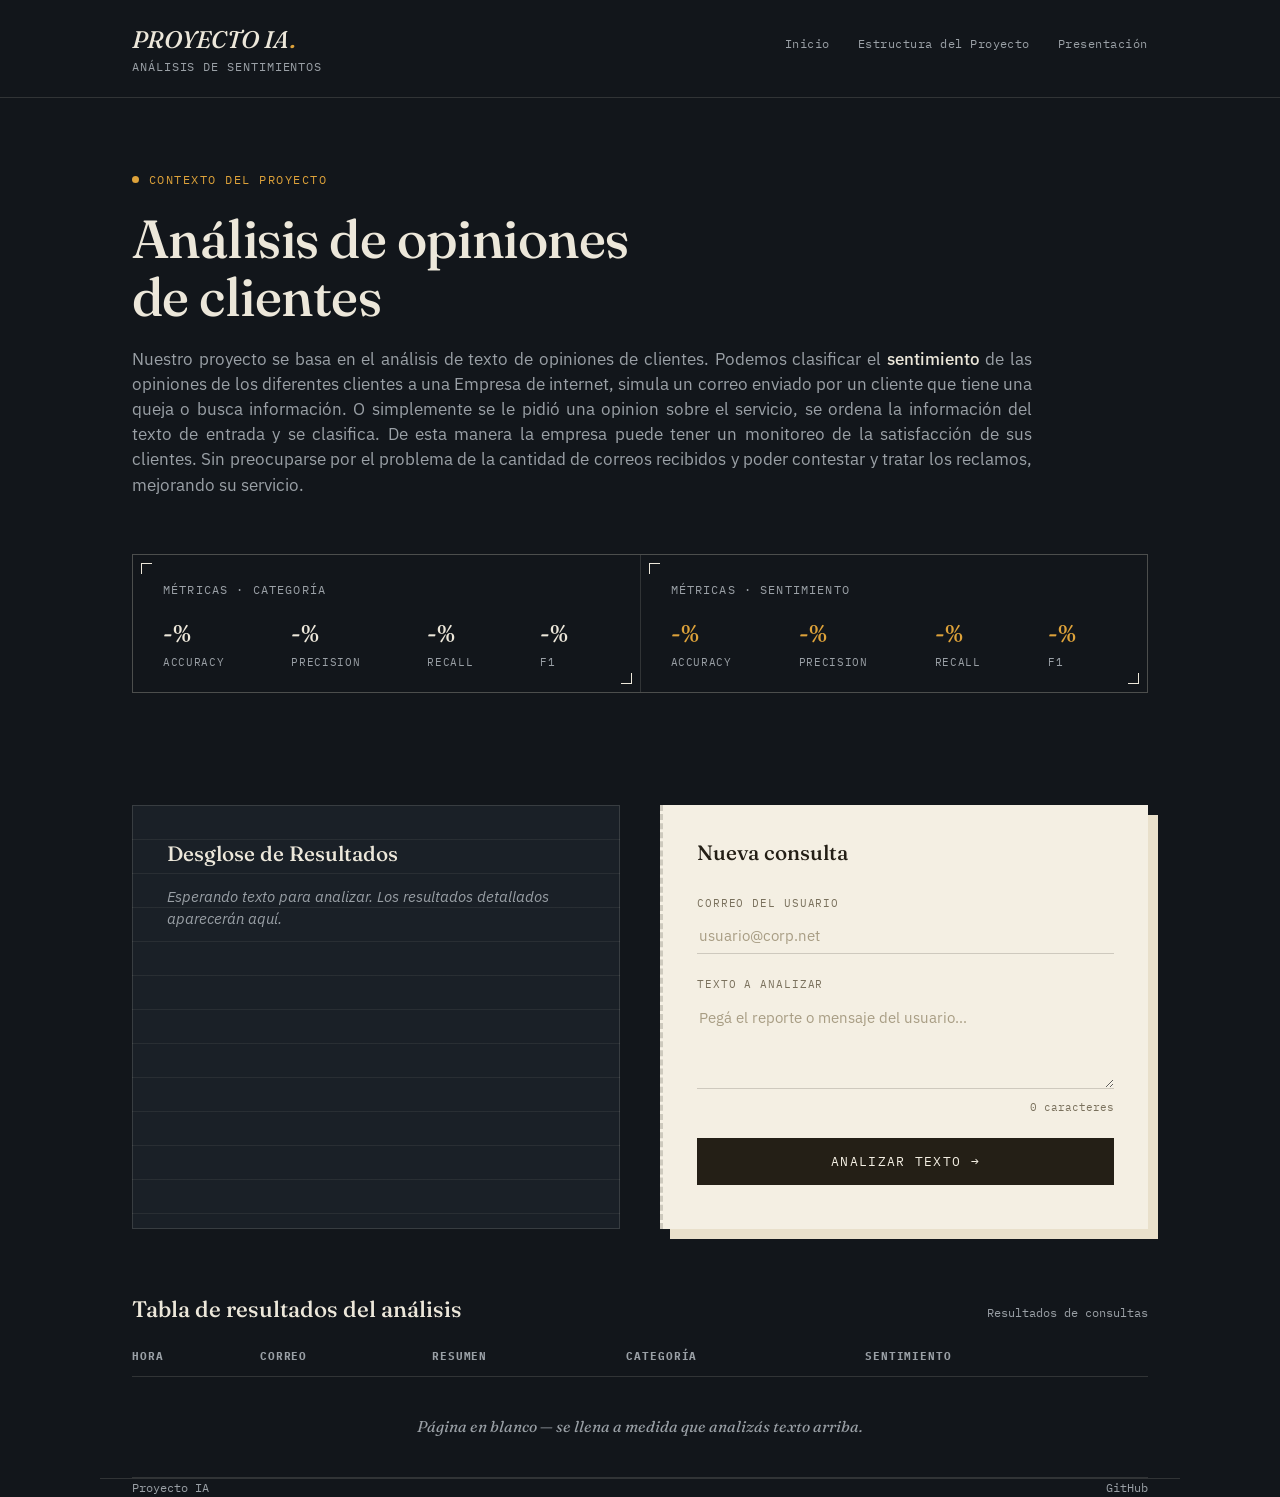
<file: frontend/index.html>
<!DOCTYPE html>
<html lang="es">
<head>
<meta charset="UTF-8">
<meta name="viewport" content="width=device-width, initial-scale=1.0">
<title>IA</title>
<link rel="stylesheet" href="style.css">
</head>
<body>

<header class="nav">
  <div class="wrap nav-inner">
    <div>
      <div class="wordmark">PROYECTO IA<span>.</span></div>
      <div class="tagline">Análisis de sentimientos</div>
    </div>
    <nav class="nav-links">
      <a href="index.html">Inicio</a>
      <a href="documentacion.html">Estructura del Proyecto</a>
      <a href="presentacion.html">Presentación</a>
    </nav>
  </div>
</header>

<main class="wrap">

  <section class="hero">
    <div class="eyebrow">Contexto del Proyecto</div>
    <h1>Análisis de opiniones de clientes</h1>
    <p class="lede">
      Nuestro proyecto se basa en el análisis de texto de opiniones de clientes.
      Podemos clasificar el <strong>sentimiento</strong>
      de las opiniones de los diferentes clientes a una Empresa de internet, simula un correo enviado por un cliente que  tiene una queja o busca información. O simplemente se le pidió una opinion sobre el servicio, se ordena la información del texto de entrada y se clasifica. De esta manera la empresa puede tener un monitoreo de la satisfacción de sus clientes. Sin preocuparse por el problema de la cantidad de correos recibidos y poder contestar y tratar los reclamos, mejorando su servicio.        
      
    </p>

    <div class="spec-row">
      <div class="card">
        <div class="card-label">Métricas · Categoría</div>
        <div class="metric-grid">
          <div class="metric"><div class="metric-num" id="m_cat_acc">-%</div><div class="metric-name">Accuracy</div></div>
          <div class="metric"><div class="metric-num" id="m_cat_prec">-%</div><div class="metric-name">Precision</div></div>
          <div class="metric"><div class="metric-num" id="m_cat_rec">-%</div><div class="metric-name">Recall</div></div>
          <div class="metric"><div class="metric-num" id="m_cat_f1">-%</div><div class="metric-name">F1</div></div>
        </div>
      </div>
      <div class="card">
        <div class="card-label">Métricas · Sentimiento</div>
        <div class="metric-grid">
          <div class="metric positive"><div class="metric-num" id="m_sent_acc">-%</div><div class="metric-name">Accuracy</div></div>
          <div class="metric positive"><div class="metric-num" id="m_sent_prec">-%</div><div class="metric-name">Precision</div></div>
          <div class="metric positive"><div class="metric-num" id="m_sent_rec">-%</div><div class="metric-name">Recall</div></div>
          <div class="metric positive"><div class="metric-num" id="m_sent_f1">-%</div><div class="metric-name">F1</div></div>
        </div>
      </div>
    </div>
  </section>

  <section class="split">
    <div class="notebook" id="resultPanel">
      <h2>Desglose de Resultados</h2>
      <div id="resultContent">
        <p style="color:var(--text-l-muted);font-style:italic;">Esperando texto para analizar. Los resultados detallados aparecerán aquí.</p>
      </div>
    </div>

    <div class="slip-wrap">
      <div class="slip">
        <h2>Nueva consulta</h2>
        <span class="slip-sub"></span>

        <div class="field">
          <label for="email">Correo del usuario</label>
          <input id="email" type="email" placeholder="usuario@corp.net">
        </div>

        <div class="field">
          <label for="texto">Texto a analizar</label>
          <textarea id="texto" placeholder="Pegá el reporte o mensaje del usuario…"></textarea>
          <div class="count"><span id="charcount">0</span> caracteres</div>
        </div>

        <button class="stamp-btn" id="analyzeBtn">Analizar texto →</button>
        <div class="demo-note" id="statusNote"></div>
      </div>
    </div>
  </section>

  <section class="ledger">
    <div class="ledger-head">
      <h2>Tabla de resultados del análisis</h2>
      <span class="ledger-sub">Resultados de consultas</span>
    </div>
    <table>
      <thead>
        <tr>
          <th>Hora</th>
          <th>Correo</th>
          <th>Resumen</th>
          <th>Categoría</th>
          <th>Sentimiento</th>
        </tr>
      </thead>
      <tbody id="ledgerBody">
        <tr class="empty-row" id="emptyRow">
          <td colspan="5">Página en blanco — se llena a medida que analizás texto arriba.</td>
        </tr>
      </tbody>
    </table>
  </section>

</main>

<footer class="wrap">
  <div class="colophon">Proyecto IA</div>
  <div class="foot-links">
    <a href="https://github.com/Lubswer/IAProyecto.git">GitHub</a>
  </div>
</footer>

<script src="app.js"></script>

</body>
</html>
</file>
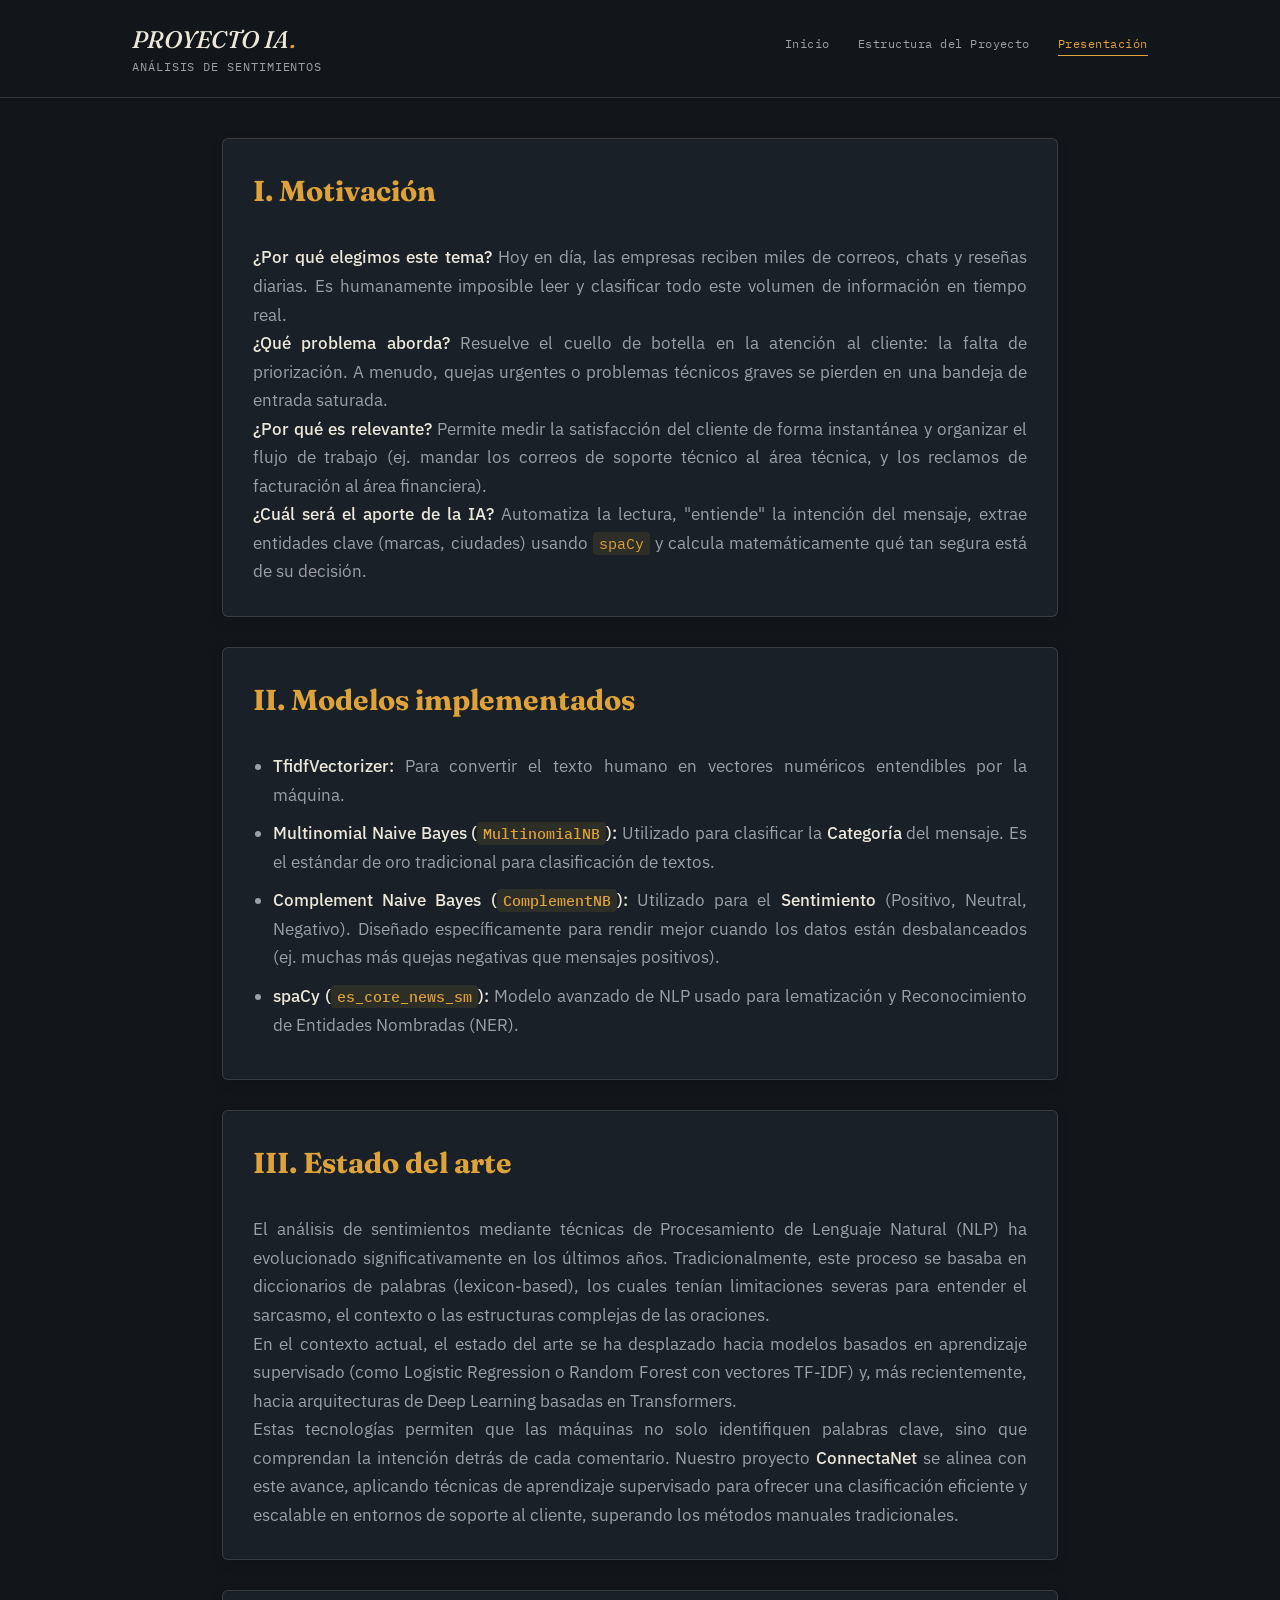
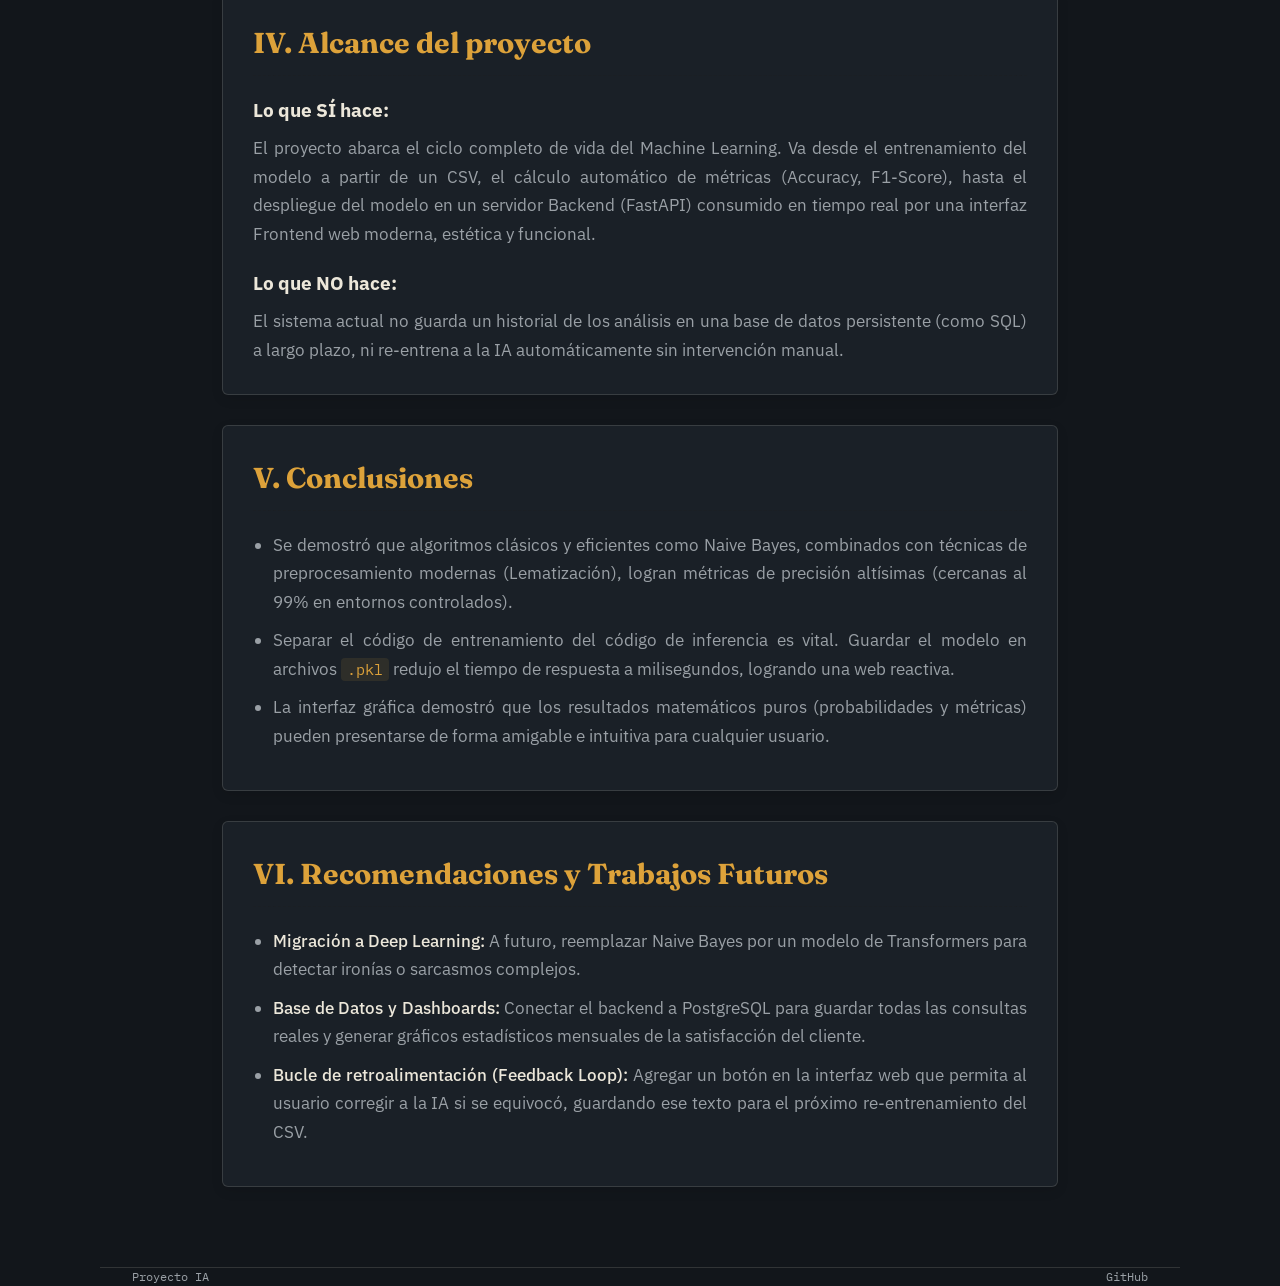
<file: frontend/presentacion.html>
<!DOCTYPE html>
<html lang="es">
<head>
<meta charset="UTF-8">
<meta name="viewport" content="width=device-width, initial-scale=1.0">
<title>Proyecto IA — Presentación</title>
<link rel="stylesheet" href="style.css">
<style>
/* Estilos específicos para que la presentación se vea como un informe ejecutivo ordenado */
.presentation-container {
    max-width: 900px;
    margin: 40px auto 80px auto;
}
.slide-card {
    background: var(--ink-2);
    border: 1px solid var(--rule-l);
    border-radius: 6px;
    padding: 30px;
    margin-bottom: 30px;
    box-shadow: 0 4px 12px rgba(0,0,0,0.1);
}
.slide-card h2 {
    font-family: var(--serif);
    color: var(--amber);
    font-size: 1.8rem;
    margin-bottom: 20px;
    border-bottom: 1px dashed var(--rule-d);
    padding-bottom: 10px;
}
.slide-card h3 {
    color: var(--text-l);
    font-size: 1.2rem;
    margin-top: 20px;
    margin-bottom: 10px;
}
.slide-card p, .slide-card ul {
    color: var(--text-l-muted);
    line-height: 1.7;
    font-size: 1.05rem;
    text-align: justify;
}
.slide-card ul {
    padding-left: 20px;
}
.slide-card li {
    margin-bottom: 10px;
}
.slide-card strong {
    color: var(--text-l);
    font-weight: 500;
}
.tag-highlight {
    background: rgba(221, 162, 58, 0.1);
    color: var(--amber);
    padding: 2px 6px;
    border-radius: 4px;
    font-family: var(--mono);
    font-size: 0.9em;
}
</style>
</head>
<body>

<header class="nav">
  <div class="wrap nav-inner">
    <div>
      <div class="wordmark">PROYECTO IA<span>.</span></div>
      <div class="tagline">Análisis de sentimientos</div>
    </div>
    <nav class="nav-links">
      <a href="index.html">Inicio</a>
      <a href="documentacion.html">Estructura del Proyecto</a>
      <a href="presentacion.html" style="color:var(--amber); border-color:var(--amber);">Presentación</a>
    </nav>
  </div>
</header>

<main class="wrap presentation-container">

    <div class="slide-card">
        <h2>I. Motivación</h2>
        <p><strong>¿Por qué elegimos este tema?</strong> Hoy en día, las empresas reciben miles de correos, chats y reseñas diarias. Es humanamente imposible leer y clasificar todo este volumen de información en tiempo real.</p>
        <p><strong>¿Qué problema aborda?</strong> Resuelve el cuello de botella en la atención al cliente: la falta de priorización. A menudo, quejas urgentes o problemas técnicos graves se pierden en una bandeja de entrada saturada.</p>
        <p><strong>¿Por qué es relevante?</strong> Permite medir la satisfacción del cliente de forma instantánea y organizar el flujo de trabajo (ej. mandar los correos de soporte técnico al área técnica, y los reclamos de facturación al área financiera).</p>
        <p><strong>¿Cuál será el aporte de la IA?</strong> Automatiza la lectura, "entiende" la intención del mensaje, extrae entidades clave (marcas, ciudades) usando <span class="tag-highlight">spaCy</span> y calcula matemáticamente qué tan segura está de su decisión.</p>
    </div>

    <div class="slide-card">
        <h2>II. Modelos implementados</h2>
        <ul>
            <li><strong>TfidfVectorizer:</strong> Para convertir el texto humano en vectores numéricos entendibles por la máquina.</li>
            <li><strong>Multinomial Naive Bayes (<span class="tag-highlight">MultinomialNB</span>):</strong> Utilizado para clasificar la <strong>Categoría</strong> del mensaje. Es el estándar de oro tradicional para clasificación de textos.</li>
            <li><strong>Complement Naive Bayes (<span class="tag-highlight">ComplementNB</span>):</strong> Utilizado para el <strong>Sentimiento</strong> (Positivo, Neutral, Negativo). Diseñado específicamente para rendir mejor cuando los datos están desbalanceados (ej. muchas más quejas negativas que mensajes positivos).</li>
            <li><strong>spaCy (<span class="tag-highlight">es_core_news_sm</span>):</strong> Modelo avanzado de NLP usado para lematización y Reconocimiento de Entidades Nombradas (NER).</li>
        </ul>
    </div>

    <div class="slide-card">
        <h2>III. Estado del arte</h2>
        <p>El análisis de sentimientos mediante técnicas de Procesamiento de Lenguaje Natural (NLP) ha evolucionado significativamente en los últimos años. Tradicionalmente, este proceso se basaba en diccionarios de palabras (lexicon-based), los cuales tenían limitaciones severas para entender el sarcasmo, el contexto o las estructuras complejas de las oraciones.</p>
        <p>En el contexto actual, el estado del arte se ha desplazado hacia modelos basados en aprendizaje supervisado (como Logistic Regression o Random Forest con vectores TF-IDF) y, más recientemente, hacia arquitecturas de Deep Learning basadas en Transformers.</p>
        <p>Estas tecnologías permiten que las máquinas no solo identifiquen palabras clave, sino que comprendan la intención detrás de cada comentario. Nuestro proyecto <strong>ConnectaNet</strong> se alinea con este avance, aplicando técnicas de aprendizaje supervisado para ofrecer una clasificación eficiente y escalable en entornos de soporte al cliente, superando los métodos manuales tradicionales.</p>
    </div>

    <div class="slide-card">
        <h2>IV. Alcance del proyecto</h2>
        <h3>Lo que SÍ hace:</h3>
        <p>El proyecto abarca el ciclo completo de vida del Machine Learning. Va desde el entrenamiento del modelo a partir de un CSV, el cálculo automático de métricas (Accuracy, F1-Score), hasta el despliegue del modelo en un servidor Backend (FastAPI) consumido en tiempo real por una interfaz Frontend web moderna, estética y funcional.</p>
        
        <h3>Lo que NO hace:</h3>
        <p>El sistema actual no guarda un historial de los análisis en una base de datos persistente (como SQL) a largo plazo, ni re-entrena a la IA automáticamente sin intervención manual.</p>
    </div>

    <div class="slide-card">
        <h2>V. Conclusiones</h2>
        <ul>
            <li>Se demostró que algoritmos clásicos y eficientes como Naive Bayes, combinados con técnicas de preprocesamiento modernas (Lematización), logran métricas de precisión altísimas (cercanas al 99% en entornos controlados).</li>
            <li>Separar el código de entrenamiento del código de inferencia es vital. Guardar el modelo en archivos <span class="tag-highlight">.pkl</span> redujo el tiempo de respuesta a milisegundos, logrando una web reactiva.</li>
            <li>La interfaz gráfica demostró que los resultados matemáticos puros (probabilidades y métricas) pueden presentarse de forma amigable e intuitiva para cualquier usuario.</li>
        </ul>
    </div>

    <div class="slide-card">
        <h2>VI. Recomendaciones y Trabajos Futuros</h2>
        <ul>
            <li><strong>Migración a Deep Learning:</strong> A futuro, reemplazar Naive Bayes por un modelo de Transformers para detectar ironías o sarcasmos complejos.</li>
            <li><strong>Base de Datos y Dashboards:</strong> Conectar el backend a PostgreSQL para guardar todas las consultas reales y generar gráficos estadísticos mensuales de la satisfacción del cliente.</li>
            <li><strong>Bucle de retroalimentación (Feedback Loop):</strong> Agregar un botón en la interfaz web que permita al usuario corregir a la IA si se equivocó, guardando ese texto para el próximo re-entrenamiento del CSV.</li>
        </ul>
    </div>

</main>

<footer class="wrap">
  <div class="colophon">Proyecto IA</div>
  <div class="foot-links">
    <a href="https://github.com/Lubswer/IAProyecto.git">GitHub</a>
  </div>
</footer>

</body>
</html>
</file>
<file: frontend/style.css>
/* ==========================================================
   Glosa Theme
   ========================================================== */
@import url('https://fonts.googleapis.com/css2?family=Fraunces:ital,opsz,wght@0,9..144,400;0,9..144,500;0,9..144,600;1,9..144,500&family=IBM+Plex+Sans:wght@400;500;600&family=IBM+Plex+Mono:wght@400;500&display=swap');

:root{
  --ink:#12161b;
  --ink-2:#1a2027;
  --ink-3:#222933;
  --paper:#f4efe3;
  --paper-2:#e9e0cb;
  --text-l:#ece7da;
  --text-l-muted:#9aa0a6;
  --text-d:#241f16;
  --text-d-muted:#7a715d;
  --amber:#dda23a;
  --amber-deep:#b9822a;
  --brick:#b8453d;
  --rule-l:rgba(236,231,218,0.14);
  --rule-d:rgba(36,31,22,0.18);
  --serif:'Fraunces', Georgia, serif;
  --sans:'IBM Plex Sans', -apple-system, sans-serif;
  --mono:'IBM Plex Mono', 'Courier New', monospace;
}

*{margin:0;padding:0;box-sizing:border-box;}

body{
  background:var(--ink);
  color:var(--text-l);
  font-family:var(--sans);
  line-height:1.5;
  -webkit-font-smoothing:antialiased;
}

a{color:inherit;}

.wrap{max-width:1080px;margin:0 auto;padding:0 32px;}

/* ---------- NAV ---------- */
header.nav{
  border-bottom:1px solid var(--rule-l);
  padding:22px 0;
}
.nav-inner{display:flex;align-items:baseline;justify-content:space-between;gap:24px;flex-wrap:wrap;}
.wordmark{
  font-family:var(--serif);
  font-style:italic;
  font-weight:500;
  font-size:1.5rem;
  letter-spacing:0.01em;
}
.wordmark span{color:var(--amber);}
.tagline{
  font-family:var(--mono);
  font-size:0.72rem;
  letter-spacing:0.08em;
  color:var(--text-l-muted);
  text-transform:uppercase;
}
.nav-links{display:flex;gap:28px;font-family:var(--mono);font-size:0.78rem;letter-spacing:0.04em;}
.nav-links a{color:var(--text-l-muted);text-decoration:none;border-bottom:1px solid transparent;padding-bottom:2px;transition:color .2s, border-color .2s;}
.nav-links a:hover, .nav-links a:focus-visible{color:var(--amber);border-color:var(--amber);}

/* ---------- HERO ---------- */
.hero{padding:72px 0 48px;}
.eyebrow{
  font-family:var(--mono);
  font-size:0.78rem;
  letter-spacing:0.12em;
  text-transform:uppercase;
  color:var(--amber);
  display:flex;align-items:center;gap:10px;
  margin-bottom:22px;
}
.eyebrow::before{content:"";width:7px;height:7px;border-radius:50%;background:var(--amber);display:inline-block;}

h1{
  font-family:var(--serif);
  font-weight:500;
  font-size:clamp(2.1rem, 4.6vw, 3.35rem);
  line-height:1.08;
  letter-spacing:-0.01em;
  max-width:16ch;
  margin-bottom:20px;
}

.lede{
  font-size:1.05rem;
  color:var(--text-l-muted);
  max-width: 90ch; /* Ampliado para mejor lectura sin desbordar */
  margin-bottom:44px;
  text-align: justify;
}
.lede strong{color:var(--text-l);font-weight:500;}

/* ---------- SPECIMEN CARD ---------- */
.specimen{
  background:var(--paper);
  color:var(--text-d);
  border-radius:2px;
  padding:40px 44px 32px;
  position:relative;
  box-shadow:0 24px 60px -30px rgba(0,0,0,0.6);
}
.specimen::before{
  content:"MUESTRA 01";
  position:absolute;
  top:-11px;left:36px;
  background:var(--ink);
  color:var(--amber);
  font-family:var(--mono);
  font-size:0.66rem;
  letter-spacing:0.1em;
  padding:3px 10px;
  border:1px solid var(--rule-l);
}
.specimen-text{
  font-family:var(--serif);
  font-size:1.5rem;
  line-height:1.55;
  font-weight:400;
  max-width:60ch;
}
.tag-mark{
  border-bottom:2px solid var(--brick);
  padding-bottom:1px;
}
.tag-mark.amber{border-bottom-color:var(--amber-deep);}
.tag-num{
  font-family:var(--mono);
  font-size:0.68rem;
  vertical-align:super;
  color:var(--brick);
  margin-left:1px;
}
.tag-mark.amber + .tag-num{color:var(--amber-deep);}

.footnotes{
  margin-top:28px;
  padding-top:18px;
  border-top:1px dashed var(--rule-d);
  display:grid;
  grid-template-columns:repeat(auto-fit, minmax(220px,1fr));
  gap:18px 28px;
}
.footnote{font-family:var(--mono);font-size:0.8rem;color:var(--text-d-muted);}
.footnote b{
  color:var(--text-d);
  font-family:var(--sans);
  font-weight:600;
  display:block;
  font-size:0.86rem;
  margin-bottom:2px;
}
.footnote .num{color:var(--brick);}
.footnote.amber .num{color:var(--amber-deep);}
.conf{color:var(--brick);}
.footnote.amber .conf{color:var(--amber-deep);}

/* ---------- SPEC ROW (metric cards) ---------- */
.spec-row{
  display:grid;
  grid-template-columns:1fr 1fr;
  gap:1px;
  background:var(--rule-l);
  border:1px solid var(--rule-l);
  margin-top:56px;
}
.card{
  background:var(--ink);
  padding:26px 30px 22px;
  position:relative;
}
.card::before,.card::after{
  content:"";position:absolute;width:10px;height:10px;
  border-color:var(--rule-l);
}
.card::before{top:8px;left:8px;border-top:1px solid;border-left:1px solid;}
.card::after{bottom:8px;right:8px;border-bottom:1px solid;border-right:1px solid;}
.card-label{
  font-family:var(--mono);
  font-size:0.72rem;
  letter-spacing:0.1em;
  text-transform:uppercase;
  color:var(--text-l-muted);
  margin-bottom:18px;
}
.metric-grid{display:grid;grid-template-columns:repeat(4,auto);gap:22px 26px;}
.metric{}
.metric-num{
  font-family:var(--serif);
  font-size:1.5rem;
  font-weight:500;
}
.metric.negative .metric-num{color:var(--brick);}
.metric.positive .metric-num{color:var(--amber);}
.metric-name{
  font-family:var(--mono);
  font-size:0.68rem;
  color:var(--text-l-muted);
  text-transform:uppercase;
  letter-spacing:0.06em;
  margin-top:2px;
}

/* ---------- TWO COLUMN ---------- */
.split{
  display:grid;
  grid-template-columns:1fr 1fr;
  gap:40px;
  margin-top:64px;
}
@media (max-width:820px){ .split{grid-template-columns:1fr;} .spec-row{grid-template-columns:1fr;} }

.notebook{
  background:var(--ink-2);
  border:1px solid var(--rule-l);
  padding:32px 34px;
  background-image:repeating-linear-gradient(
    to bottom, transparent, transparent 33px, var(--rule-l) 34px
  );
}
.notebook h2{
  font-family:var(--serif);
  font-weight:500;
  font-size:1.3rem;
  margin-bottom:16px;
}
.notebook p{color:var(--text-l-muted);font-size:0.94rem;margin-bottom:22px;max-width:44ch;}
.checklist{list-style:none;display:flex;flex-direction:column;gap:11px;}
.checklist li{
  font-size:0.92rem;
  color:var(--text-l-muted);
  display:flex;gap:10px;align-items:baseline;
}
.checklist li::before{
  content:"✓";
  font-family:var(--mono);
  color:var(--amber);
  flex-shrink:0;
}

/* ---------- FORM (carbon copy slip) ---------- */
.slip-wrap{position:relative;}
.slip-wrap::before{
  content:"";
  position:absolute;
  inset:10px -10px -10px 10px;
  background:var(--paper-2);
  z-index:0;
}
.slip{
  position:relative;z-index:1;
  background:var(--paper);
  color:var(--text-d);
  padding:32px 34px;
  border-left:3px dashed var(--rule-d);
}
.slip h2{
  font-family:var(--serif);
  font-weight:500;
  font-size:1.3rem;
  margin-bottom:4px;
}
.slip .slip-sub{
  font-family:var(--mono);
  font-size:0.72rem;
  color:var(--text-d-muted);
  letter-spacing:0.05em;
  margin-bottom:26px;
  display:block;
}
.field{margin-bottom:22px;}
.field label{
  display:block;
  font-family:var(--mono);
  font-size:0.7rem;
  letter-spacing:0.08em;
  text-transform:uppercase;
  color:var(--text-d-muted);
  margin-bottom:8px;
}
.field input, .field textarea{
  width:100%;
  background:transparent;
  border:none;
  border-bottom:1px solid var(--rule-d);
  padding:6px 2px 8px;
  font-family:var(--sans);
  font-size:0.95rem;
  color:var(--text-d);
  resize:vertical;
  font-weight:400;
}
.field textarea{min-height:88px;}
.field input:focus, .field textarea:focus{
  outline:none;
  border-bottom-color:var(--brick);
}
.field input::placeholder, .field textarea::placeholder{color:#a89d84;}

.count{
  font-family:var(--mono);
  font-size:0.68rem;
  color:var(--text-d-muted);
  text-align:right;
  margin-top:4px;
}

.stamp-btn{
  width:100%;
  background:var(--text-d);
  color:var(--paper);
  border:none;
  padding:15px 20px;
  font-family:var(--mono);
  font-size:0.82rem;
  letter-spacing:0.1em;
  text-transform:uppercase;
  cursor:pointer;
  transition:transform .12s ease, background .2s ease;
}
.stamp-btn:hover{background:var(--brick);}
.stamp-btn:active{transform:scale(0.98) rotate(-0.3deg);}

.demo-note{
  font-family:var(--mono);
  font-size:0.68rem;
  color:var(--text-d-muted);
  margin-top:12px;
}

/* ---------- LEDGER ---------- */
.ledger{margin-top:64px;}
.ledger-head{display:flex;justify-content:space-between;align-items:baseline;margin-bottom:4px;flex-wrap:wrap;gap:8px;}
.ledger h2{font-family:var(--serif);font-weight:500;font-size:1.4rem;}
.ledger-sub{font-family:var(--mono);font-size:0.75rem;color:var(--text-l-muted);}

table{width:100%;border-collapse:collapse;margin-top:22px;}
thead th{
  text-align:left;
  font-family:var(--mono);
  font-size:0.68rem;
  letter-spacing:0.08em;
  text-transform:uppercase;
  color:var(--text-l-muted);
  padding:0 14px 12px 0;
  border-bottom:1px solid var(--rule-l);
}
tbody td{
  padding:14px 14px 14px 0;
  border-bottom:1px solid var(--rule-l);
  font-size:0.88rem;
  vertical-align:top;
}
tbody tr:hover td{background:rgba(221,162,58,0.04);}
.mono-cell{font-family:var(--mono);color:var(--text-l-muted);font-size:0.8rem;}
.tag-chip{
  font-family:var(--mono);
  font-size:0.7rem;
  padding:2px 8px;
  border:1px solid var(--rule-l);
  display:inline-block;
  white-space:nowrap;
}
.tag-chip.neg{color:var(--brick);border-color:rgba(184,69,61,0.4);}
.tag-chip.pos{color:var(--amber);border-color:rgba(221,162,58,0.4);}
.tag-chip.neu{color:var(--text-l-muted);}

.empty-row td{
  padding:38px 0;
  text-align:center;
  font-family:var(--serif);
  font-style:italic;
  color:var(--text-l-muted);
  font-size:0.98rem;
}

/* ---------- FOOTER ---------- */
footer{
  margin-top:80px;
  padding:28px 0 60px;
  border-top:1px solid var(--rule-l);
  display:flex;justify-content:space-between;align-items:center;flex-wrap:wrap;gap:12px;
}
.colophon{font-family:var(--mono);font-size:0.74rem;color:var(--text-l-muted);}
.foot-links{display:flex;gap:22px;font-family:var(--mono);font-size:0.74rem;}
.foot-links a{color:var(--text-l-muted);text-decoration:none;}
.foot-links a:hover{color:var(--amber);}

@media (prefers-reduced-motion: no-preference){
  .specimen{animation:rise .6s ease both;}
  @keyframes rise{from{opacity:0;transform:translateY(10px);} to{opacity:1;transform:translateY(0);}}
  .footnote{animation:fadein .5s ease both;}
  .footnote:nth-child(1){animation-delay:.35s;}
  .footnote:nth-child(2){animation-delay:.5s;}
  .footnote:nth-child(3){animation-delay:.65s;}
  @keyframes fadein{from{opacity:0;} to{opacity:1;}}
}
</file>
